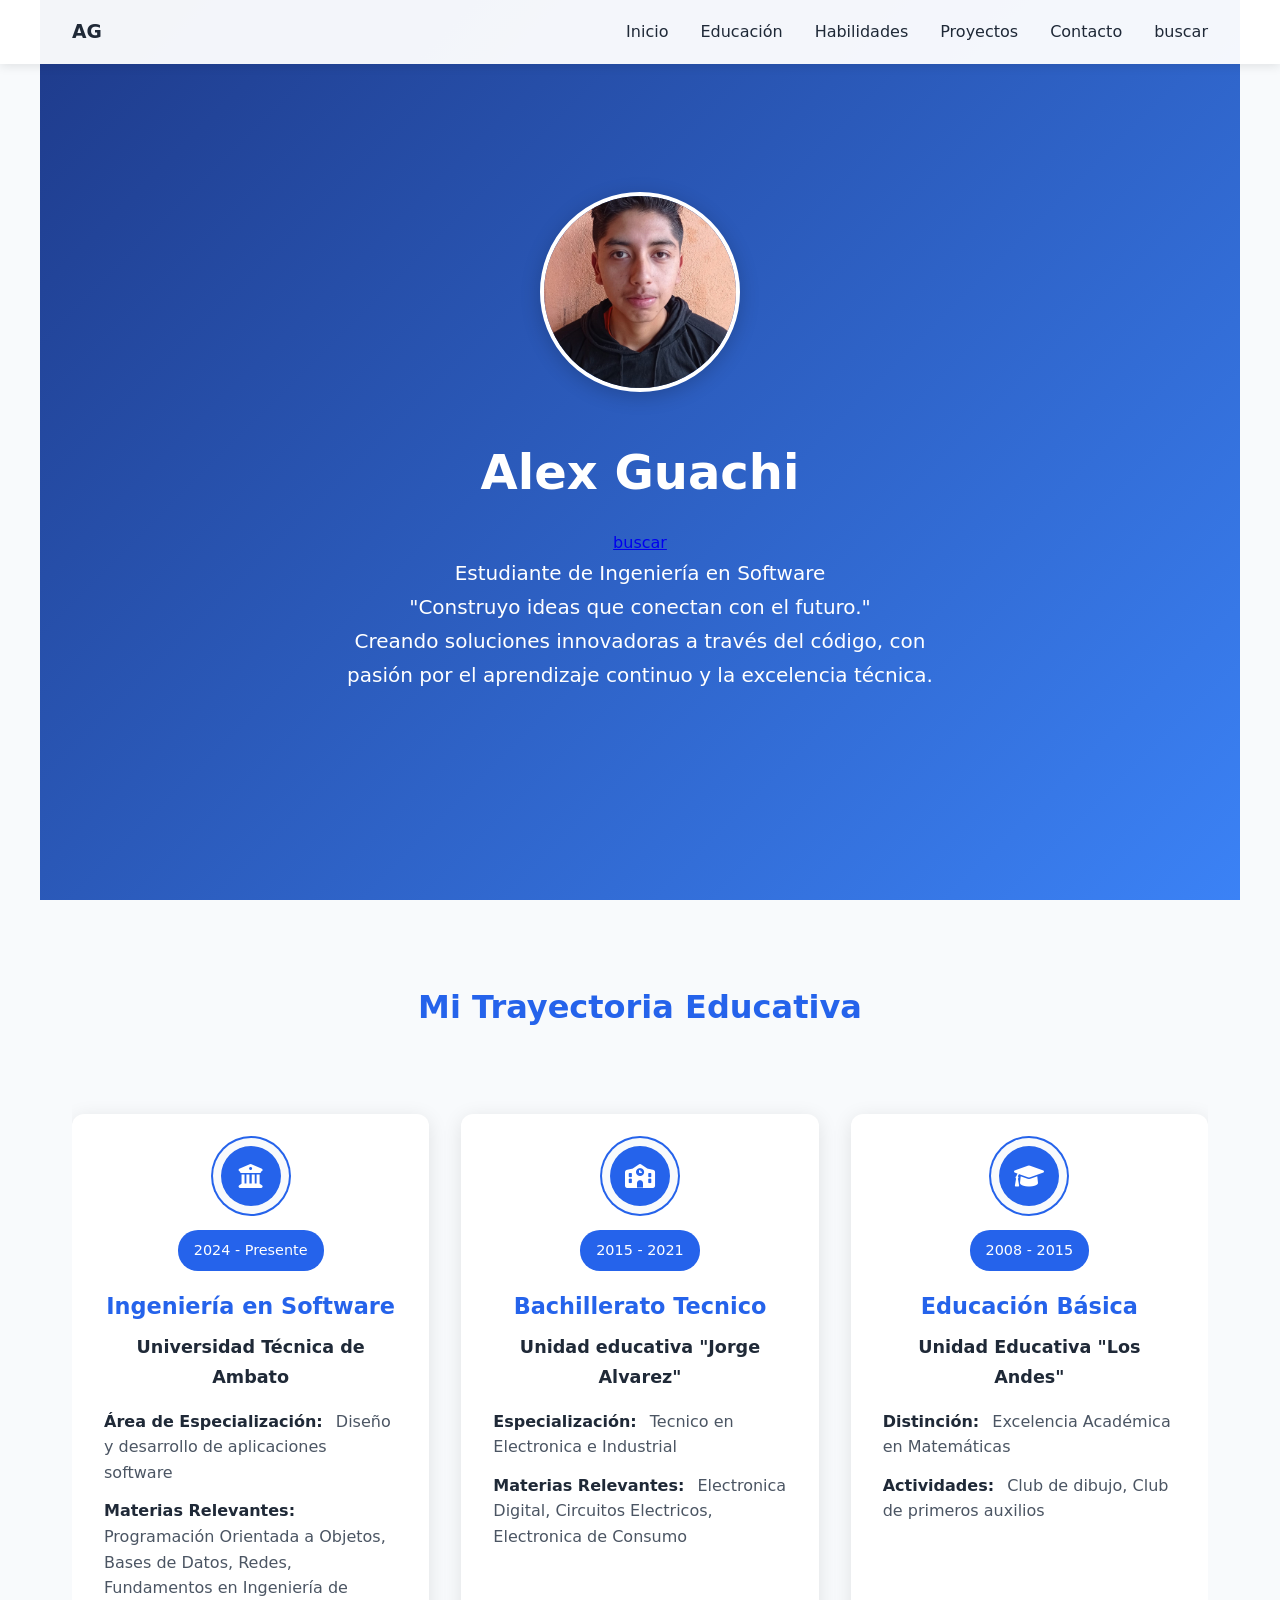
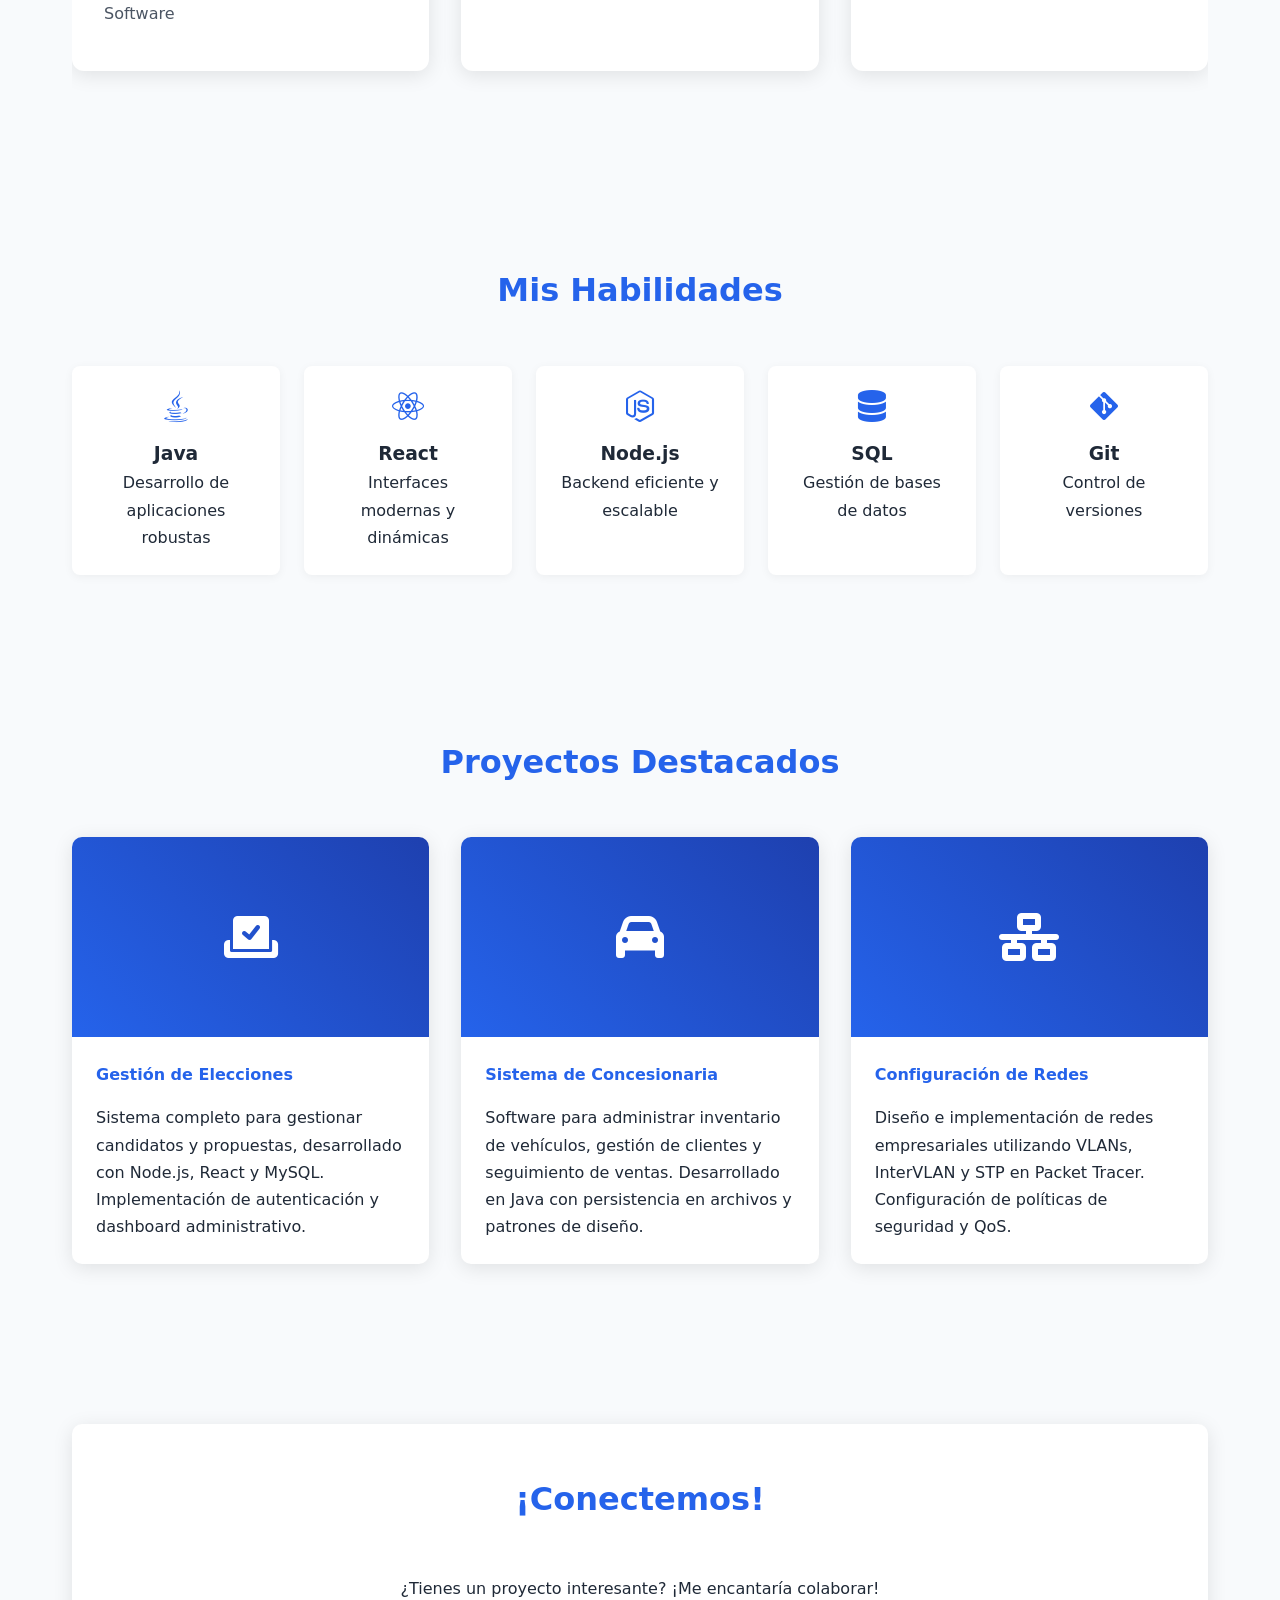
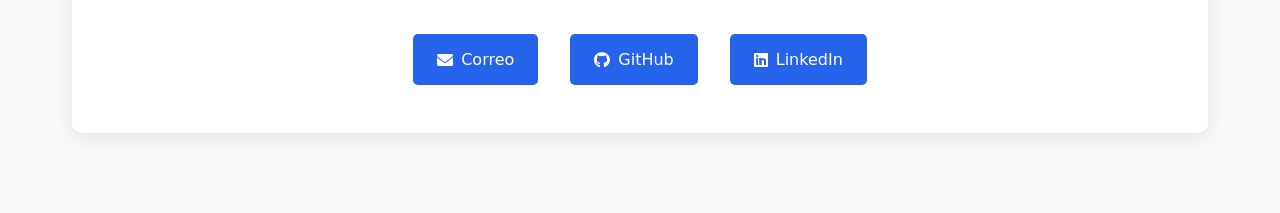
<file: index.html>
<!DOCTYPE html>
<html lang="es">

<head>
    <meta charset="UTF-8">
    <meta name="viewport" content="width=device-width, initial-scale=1.0">
    <title>Portafolio de Alex Guachi</title>
    <link rel="stylesheet" href="https://cdnjs.cloudflare.com/ajax/libs/font-awesome/6.0.0/css/all.min.css">
    <link rel="stylesheet" href="style.css">
</head>

<body>
    <nav class="navbar">
        <div class="nav-container">
            <h3>AG</h3>
            <div class="nav-links">
                <a href="#inicio">Inicio</a>
                <a href="#educacion">Educación</a>
                <a href="#habilidades">Habilidades</a>
                <a href="#proyectos">Proyectos</a>
                <a href="#contacto">Contacto</a>
                <a href="aa.html"> buscar </a>
            </div>
        </div>
    </nav>

    <section class="hero" id="inicio">
        <div class="hero-content">
            <img src="UTA.jpeg" alt="Alex Guachi" class="profile-picture">
            <h1>Alex Guachi</h1>
            <a href="aa.html"> buscar </a>
            <p>Estudiante de Ingeniería en Software</p>

            <p class="hero-quote">"Construyo ideas que conectan con el futuro."</p>

            <p class="hero-description">
                Creando soluciones innovadoras a través del código, con pasión por el aprendizaje continuo y la
                excelencia técnica.
            </p>


        </div>
    </section>
    <section id="educacion" class="education-section">
        <h2 class="section-title">Mi Trayectoria Educativa</h2>

        <div class="education-timeline">
            <!-- Universidad -->
            <div class="timeline-item">
                <div class="timeline-marker">
                    <i class="fas fa-university"></i>
                </div>
                <div class="timeline-content">
                    <div class="education-year">2024 - Presente</div>
                    <h3>Ingeniería en Software</h3>
                    <h4>Universidad Técnica de Ambato</h4>
                    <ul class="education-details">
                        <li>
                            <span class="detail-label">Área de Especialización:</span>
                            Diseño y desarrollo de aplicaciones software
                        </li>
                        <li>
                            <span class="detail-label">Materias Relevantes:</span>
                            Programación Orientada a Objetos, Bases de Datos, Redes, Fundamentos en Ingeniería de
                            Software
                        </li>
                    </ul>
                </div>
            </div>

            <!-- Instituto -->
            <div class="timeline-item">
                <div class="timeline-marker">
                    <i class="fas fa-school"></i>
                </div>
                <div class="timeline-content">
                    <div class="education-year">2015 - 2021</div>
                    <h3>Bachillerato Tecnico</h3>
                    <h4>Unidad educativa "Jorge Alvarez"</h4>
                    <ul class="education-details">
                        <li>
                            <span class="detail-label">Especialización:</span>
                            Tecnico en Electronica e Industrial
                        </li>
                        <li>
                            <span class="detail-label">Materias Relevantes:</span>
                            Electronica Digital, Circuitos Electricos, Electronica de Consumo
                        </li>
                    </ul>
                </div>
            </div>

            <!-- Escuela -->
            <div class="timeline-item">
                <div class="timeline-marker">
                    <i class="fas fa-graduation-cap"></i>
                </div>
                <div class="timeline-content">
                    <div class="education-year">2008 - 2015</div>
                    <h3>Educación Básica</h3>
                    <h4>Unidad Educativa "Los Andes"</h4>
                    <ul class="education-details">
                        <li>
                            <span class="detail-label">Distinción:</span>
                            Excelencia Académica en Matemáticas
                        </li>
                        <li>
                            <span class="detail-label">Actividades:</span>
                            Club de dibujo, Club de primeros auxilios
                        </li>
                    </ul>
                </div>
            </div>
        </div>
    </section>
    <section id="habilidades">
        <h2 class="section-title">Mis Habilidades</h2>
        <div class="skills-grid">
            <div class="skill-card">
                <i class="fab fa-java"></i>
                <h3>Java</h3>
                <p>Desarrollo de aplicaciones robustas</p>
            </div>
            <div class="skill-card">
                <i class="fab fa-react"></i>
                <h3>React</h3>
                <p>Interfaces modernas y dinámicas</p>
            </div>
            <div class="skill-card">
                <i class="fab fa-node-js"></i>
                <h3>Node.js</h3>
                <p>Backend eficiente y escalable</p>
            </div>
            <div class="skill-card">
                <i class="fas fa-database"></i>
                <h3>SQL</h3>
                <p>Gestión de bases de datos</p>
            </div>
            <div class="skill-card">
                <i class="fab fa-git-alt"></i>
                <h3>Git</h3>
                <p>Control de versiones</p>
            </div>
        </div>
    </section>

    <section id="proyectos">
        <h2 class="section-title">Proyectos Destacados</h2>
        <div class="projects-grid">
            <div class="project-card">
                <div class="project-img">
                    <i class="fas fa-vote-yea"></i>
                </div>
                <div class="project-content">
                    <h4>Gestión de Elecciones</h4>
                    <p>Sistema completo para gestionar candidatos y propuestas, desarrollado con Node.js, React y MySQL.
                        Implementación de autenticación y dashboard administrativo.</p>
                </div>
            </div>
            <div class="project-card">
                <div class="project-img">
                    <i class="fas fa-car"></i>
                </div>
                <div class="project-content">
                    <h4>Sistema de Concesionaria</h4>
                    <p>Software para administrar inventario de vehículos, gestión de clientes y seguimiento de ventas.
                        Desarrollado en Java con persistencia en archivos y patrones de diseño.</p>
                </div>
            </div>
            <div class="project-card">
                <div class="project-img">
                    <i class="fas fa-network-wired"></i>
                </div>
                <div class="project-content">
                    <h4>Configuración de Redes</h4>
                    <p>Diseño e implementación de redes empresariales utilizando VLANs, InterVLAN y STP en Packet
                        Tracer. Configuración de políticas de seguridad y QoS.</p>
                </div>
            </div>
        </div>
    </section>

    <section id="contacto">
        <div class="contact-section">
            <h2 class="section-title">¡Conectemos!</h2>
            <p>¿Tienes un proyecto interesante? ¡Me encantaría colaborar!</p>
            <div class="social-links">
                <a href="mailto:alexflakito15@gmail.com" class="social-link">
                    <i class="fas fa-envelope"></i>
                    Correo
                </a>
                <a href="https://github.com/A1EXF6A" target="_blank" class="social-link">
                    <i class="fab fa-github"></i>
                    GitHub
                </a>
                <a href="https://linkedin.com/in/alex-guachi-711299339" target="_blank" class="social-link">
                    <i class="fab fa-linkedin"></i>
                    LinkedIn
                </a>
            </div>
        </div>
    </section>
</body>

</html>
</file>
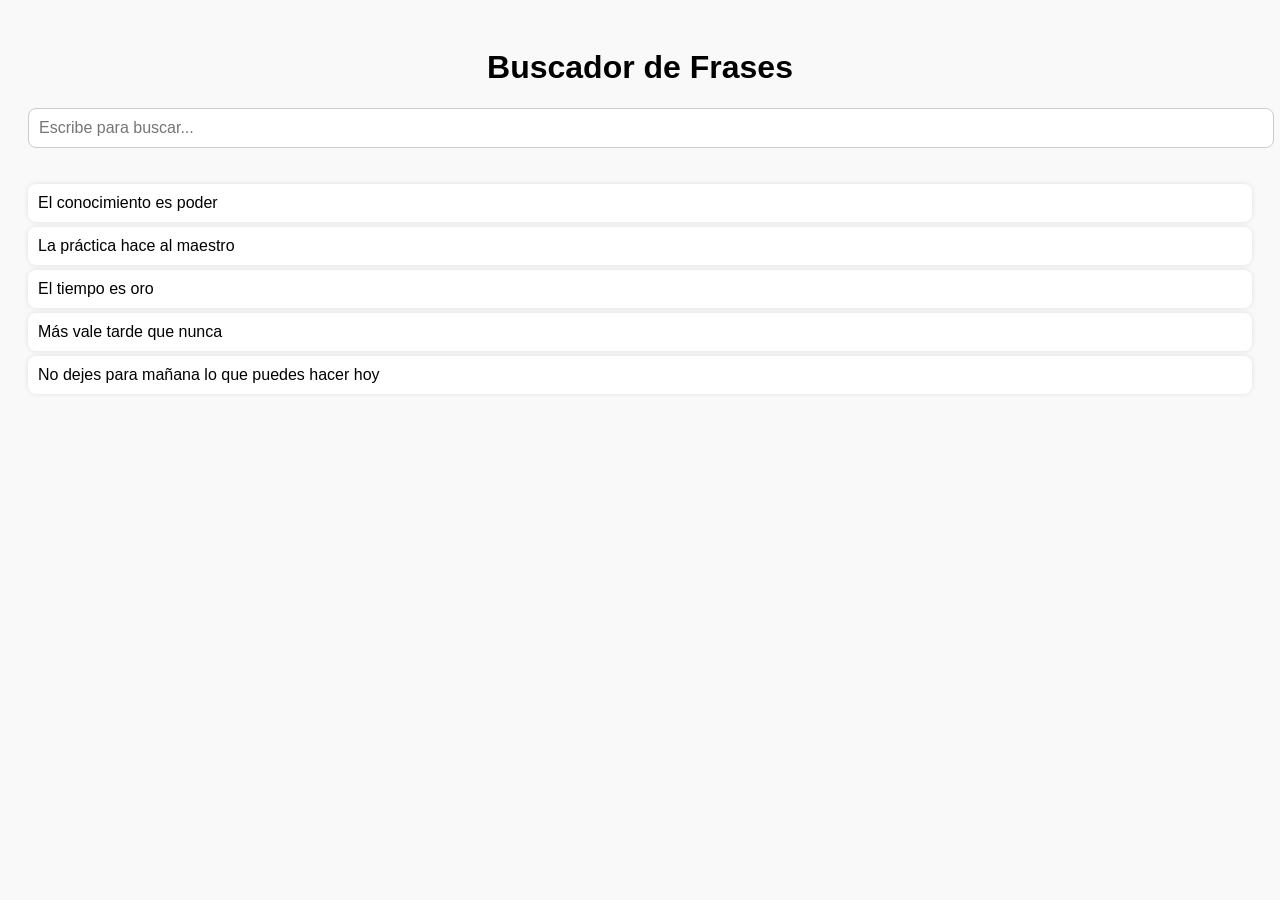
<file: aa.html>
<!DOCTYPE html>
<html lang="es">
<head>
  <meta charset="UTF-8">
  <title>Buscador de Frases</title>
  <style>
    body {
      font-family: Arial, sans-serif;
      background: #f9f9f9;
      padding: 20px;
    }
    h1 {
      text-align: center;
    }
    input {
      width: 100%;
      padding: 10px;
      margin-bottom: 20px;
      font-size: 16px;
      border: 1px solid #ccc;
      border-radius: 8px;
    }
    ul {
      list-style: none;
      padding: 0;
    }
    li {
      background: #fff;
      padding: 10px;
      margin: 5px 0;
      border-radius: 8px;
      box-shadow: 0 0 5px rgba(0,0,0,0.1);
    }
  </style>
</head>
<body>
  <h1>Buscador de Frases</h1>
  <input type="text" id="buscador" placeholder="Escribe para buscar...">
  <ul id="listaFrases">
    <li>El conocimiento es poder</li>
    <li>La práctica hace al maestro</li>
    <li>El tiempo es oro</li>
    <li>Más vale tarde que nunca</li>
    <li>No dejes para mañana lo que puedes hacer hoy</li>
  </ul>

  <script>
    const buscador = document.getElementById('buscador');
    const listaFrases = document.getElementById('listaFrases');
    const frases = Array.from(listaFrases.getElementsByTagName('li'));

    buscador.addEventListener('input', () => {
      const texto = buscador.value.toLowerCase();
      frases.forEach(frase => {
        frase.style.display = frase.textContent.toLowerCase().includes(texto) ? '' : 'none';
      });
    });
  </script>
</body>
</html>
</file>
<file: style.css>
:root {
    --primary-color: #2563eb;
    --secondary-color: #1e40af;
    --text-color: #1f2937;
    --bg-color: #f8fafc;
    --card-bg: #ffffff;
}

* {
    margin: 0;
    padding: 0;
    box-sizing: border-box;
}

body {
    font-family: 'Segoe UI', system-ui, -apple-system, sans-serif;
    line-height: 1.7;
    color: var(--text-color);
    background-color: var(--bg-color);
}

/* Header y navegación */
.navbar {
    position: fixed;
    top: 0;
    width: 100%;
    background-color: rgba(255, 255, 255, 0.95);
    padding: 1rem 0;
    box-shadow: 0 2px 10px rgba(0, 0, 0, 0.1);
    z-index: 1000;
}

.nav-container {
    max-width: 1200px;
    margin: 0 auto;
    display: flex;
    justify-content: space-between;
    align-items: center;
    padding: 0 2rem;
}

.nav-links {
    display: flex;
    gap: 2rem;
}

.nav-links a {
    text-decoration: none;
    color: var(--text-color);
    font-weight: 500;
    transition: color 0.3s;
}

.nav-links a:hover {
    color: var(--primary-color);
}

/* Hero section */
.hero {
    height: 100vh;
    display: flex;
    align-items: center;
    background: linear-gradient(135deg, #1e3a8a 0%, #3b82f6 100%);
    color: white;
    padding-top: 4rem;
}

.hero-content {
    max-width: 1200px;
    margin: 0 auto;
    padding: 0 2rem;
    text-align: center;
}

.profile-picture {
    width: 200px;
    height: 200px;
    border-radius: 50%;
    border: 4px solid white;
    margin-bottom: 2rem;
    object-fit: cover;
    box-shadow: 0 4px 20px rgba(0, 0, 0, 0.2);
}

.hero h1 {
    font-size: 3rem;
    margin-bottom: 1rem;
}

.hero p {
    font-size: 1.25rem;
    max-width: 600px;
    margin: 0 auto;
}

/* Secciones principales */
section {
    padding: 5rem 2rem;
    max-width: 1200px;
    margin: 0 auto;
}

.section-title {
    text-align: center;
    margin-bottom: 3rem;
    font-size: 2rem;
    color: var(--primary-color);
}

/* Habilidades */
.skills-grid {
    display: grid;
    grid-template-columns: repeat(auto-fit, minmax(150px, 1fr));
    gap: 1.5rem;
    margin-top: 2rem;
}

.skill-card {
    background: var(--card-bg);
    padding: 1.5rem;
    border-radius: 8px;
    text-align: center;
    box-shadow: 0 2px 10px rgba(0, 0, 0, 0.05);
    transition: transform 0.3s;
}

.skill-card:hover {
    transform: translateY(-5px);
}

.skill-card i {
    font-size: 2rem;
    color: var(--primary-color);
    margin-bottom: 1rem;
}

/* Proyectos */
.projects-grid {
    display: grid;
    grid-template-columns: repeat(auto-fit, minmax(300px, 1fr));
    gap: 2rem;
}

.project-card {
    background: var(--card-bg);
    border-radius: 10px;
    overflow: hidden;
    box-shadow: 0 4px 20px rgba(0, 0, 0, 0.1);
    transition: transform 0.3s;
}

.project-card:hover {
    transform: translateY(-10px);
}

.project-img {
    width: 100%;
    height: 200px;
    background: linear-gradient(45deg, #2563eb, #1e40af);
    display: flex;
    align-items: center;
    justify-content: center;
    color: white;
    font-size: 3rem;
}

.project-content {
    padding: 1.5rem;
}

.project-content h4 {
    margin-bottom: 1rem;
    color: var(--primary-color);
}

/* Contacto */
.contact-section {
    background: var(--card-bg);
    border-radius: 10px;
    padding: 3rem;
    text-align: center;
    box-shadow: 0 4px 20px rgba(0, 0, 0, 0.1);
}

.social-links {
    display: flex;
    justify-content: center;
    gap: 2rem;
    margin-top: 2rem;
}

.social-link {
    display: inline-flex;
    align-items: center;
    gap: 0.5rem;
    padding: 0.75rem 1.5rem;
    background-color: var(--primary-color);
    color: white;
    text-decoration: none;
    border-radius: 5px;
    transition: background-color 0.3s;
}

.social-link:hover {
    background-color: var(--secondary-color);
}

/* Responsive */
@media (max-width: 768px) {
    .hero h1 {
        font-size: 2rem;
    }

    .nav-links {
        display: none;
    }

    section {
        padding: 3rem 1rem;
    }

    .projects-grid {
        grid-template-columns: 1fr;
    }
}

.education-section {
    padding: 5rem 2rem;
    background-color: var(--bg-color);
    max-width: 1200px;
    margin: 0 auto;
}

.education-timeline {
    display: flex;
    justify-content: space-between;
    gap: 2rem;
    padding: 2rem 0;
    overflow-x: auto;
}

.timeline-item {
    flex: 1;
    min-width: 300px;
    background: white;
    border-radius: 12px;
    padding: 2rem;
    box-shadow: 0 4px 20px rgba(0, 0, 0, 0.1);
    position: relative;
    display: flex;
    flex-direction: column;
    align-items: center;
    text-align: center;
}

.timeline-marker {
    width: 60px;
    height: 60px;
    background: var(--primary-color);
    border-radius: 50%;
    display: flex;
    align-items: center;
    justify-content: center;
    margin-bottom: 1.5rem;
    box-shadow: 0 0 0 8px var(--bg-color), 0 0 0 10px var(--primary-color);
}

.timeline-marker i {
    color: white;
    font-size: 1.5rem;
}

.education-year {
    display: inline-block;
    background: var(--primary-color);
    color: white;
    padding: 0.5rem 1rem;
    border-radius: 20px;
    font-size: 0.9rem;
    margin-bottom: 1rem;
}

.timeline-content h3 {
    color: var(--primary-color);
    margin-bottom: 0.5rem;
    font-size: 1.4rem;
}

.timeline-content h4 {
    color: var(--text-color);
    margin-bottom: 1rem;
    font-size: 1.1rem;
}

.education-details {
    list-style: none;
    padding: 0;
    text-align: left;
}

.education-details li {
    margin-bottom: 0.8rem;
    line-height: 1.6;
    color: #4b5563;
}

.detail-label {
    font-weight: 600;
    color: var(--text-color);
    margin-right: 0.5rem;
}

/* Responsive para educación horizontal */
@media (max-width: 1024px) {
    .education-timeline {
        flex-wrap: nowrap;
        overflow-x: auto;
        padding-bottom: 1rem;
        scroll-snap-type: x mandatory;
    }

    .timeline-item {
        scroll-snap-align: start;
    }
}

@media (max-width: 768px) {
    .education-section {
        padding: 3rem 1rem;
    }

    .timeline-item {
        min-width: 280px;
    }
}
</file>
